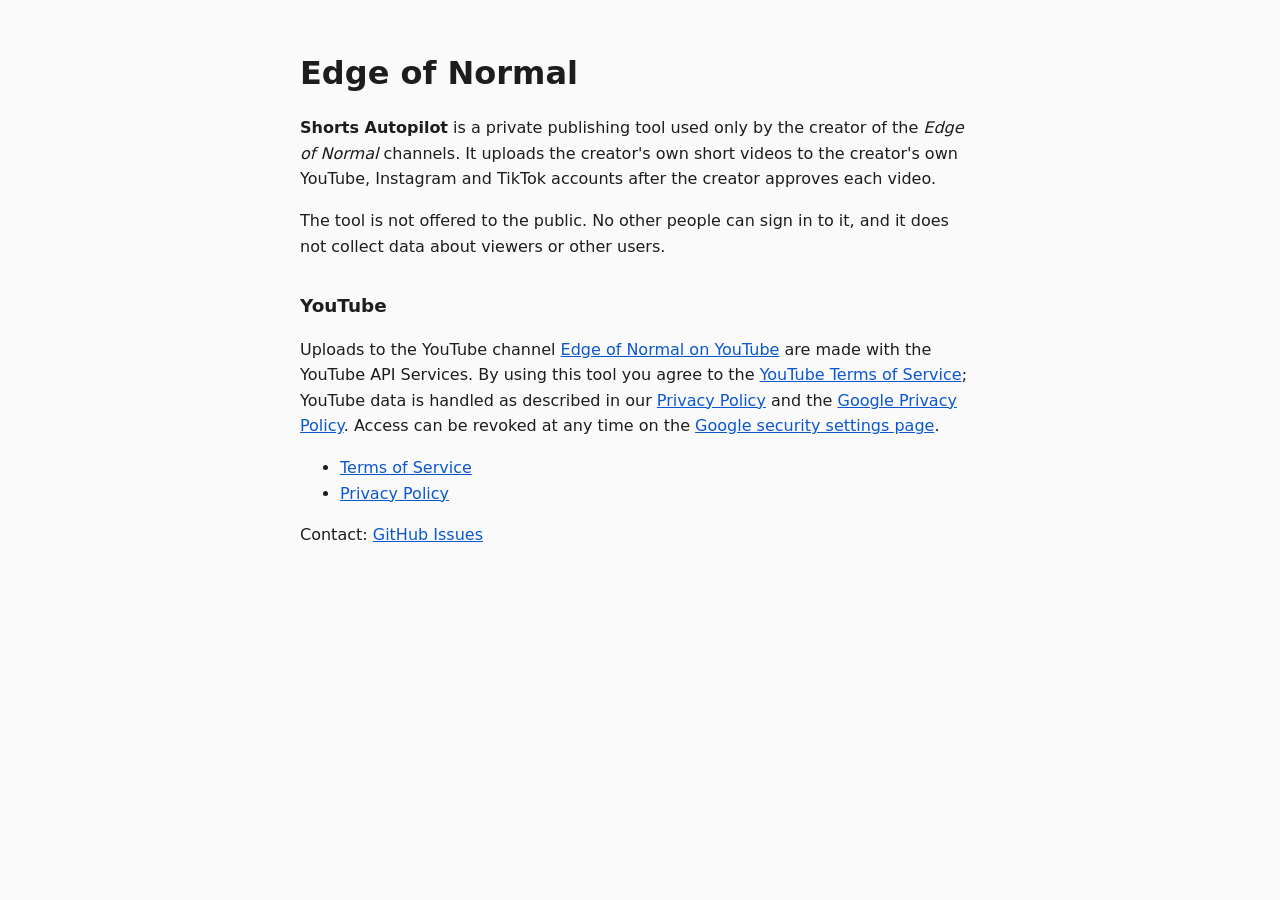
<file: index.html>
<!doctype html>
<html lang="en">
<head>
<meta charset="utf-8">
<meta name="viewport" content="width=device-width, initial-scale=1">
<title>Edge of Normal – Shorts Autopilot</title>
<link rel="stylesheet" href="style.css">
</head>
<body>
<main>
  <h1>Edge of Normal</h1>
  <p><strong>Shorts Autopilot</strong> is a private publishing tool used only by the creator of the
  <em>Edge of Normal</em> channels. It uploads the creator's own short videos to the creator's own
  YouTube, Instagram and TikTok accounts after the creator approves each video.</p>
  <p>The tool is not offered to the public. No other people can sign in to it, and it does not collect
  data about viewers or other users.</p>
  <h2>YouTube</h2>
  <p>Uploads to the YouTube channel <a href="https://www.youtube.com/@edgeofnormal">Edge of Normal on YouTube</a>
  are made with the YouTube API Services. By using this tool you agree to the
  <a href="https://www.youtube.com/t/terms">YouTube Terms of Service</a>; YouTube data is handled as described in our
  <a href="privacy.html">Privacy Policy</a> and the <a href="https://policies.google.com/privacy">Google Privacy Policy</a>.
  Access can be revoked at any time on the
  <a href="https://security.google.com/settings/security/permissions">Google security settings page</a>.</p>
  <ul>
    <li><a href="terms.html">Terms of Service</a></li>
    <li><a href="privacy.html">Privacy Policy</a></li>
  </ul>
  <p>Contact: <a href="https://github.com/AdminInsider/edgeofnormal/issues">GitHub Issues</a></p>
</main>
</body>
</html>
</file>
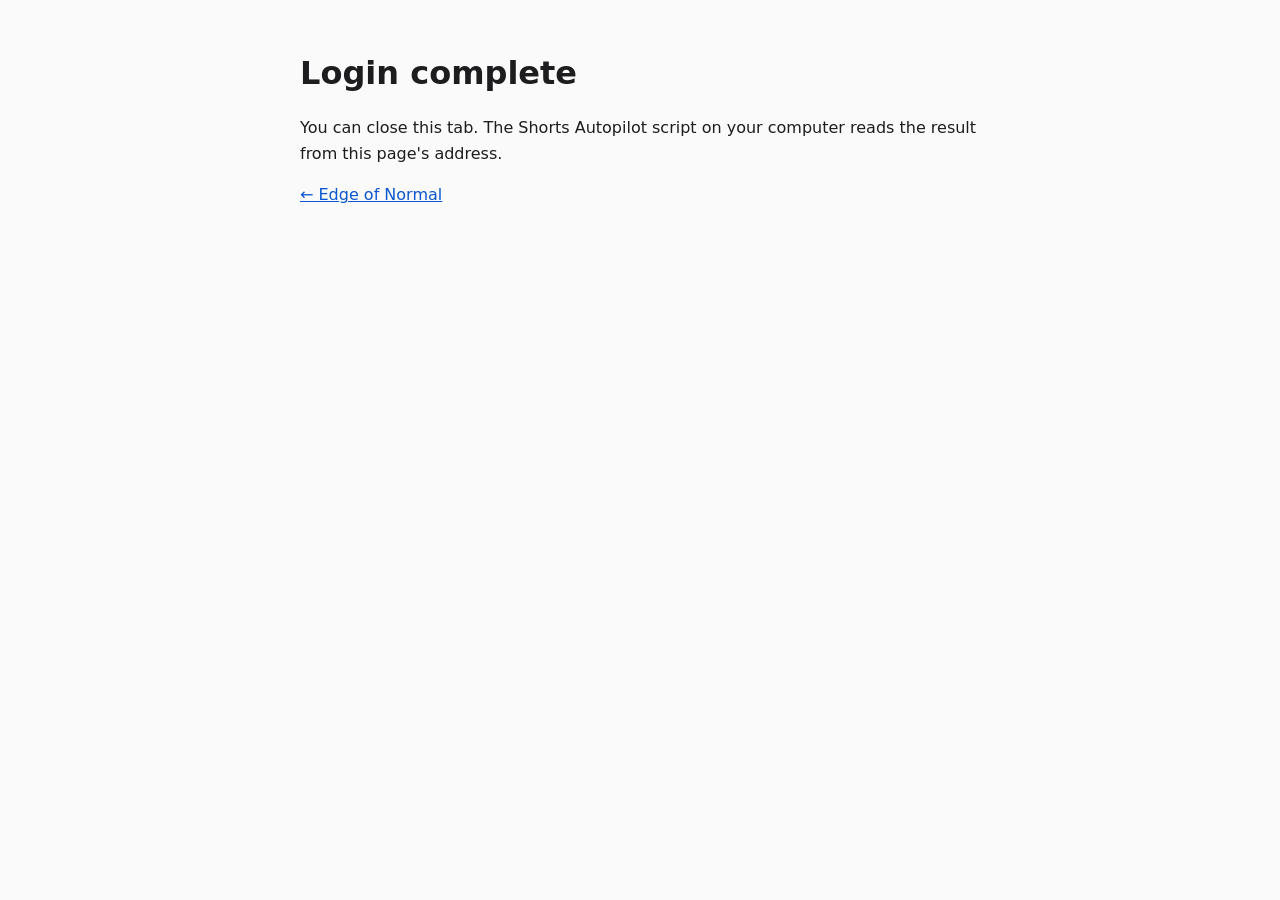
<file: callback.html>
<!doctype html>
<html lang="en">
<head>
<meta charset="utf-8">
<meta name="viewport" content="width=device-width, initial-scale=1">
<meta name="robots" content="noindex">
<title>Login complete – Shorts Autopilot</title>
<link rel="stylesheet" href="style.css">
</head>
<body>
<main>
  <h1>Login complete</h1>
  <p id="msg">You can close this tab. The Shorts Autopilot script on your computer reads the result from this page's address.</p>
  <p><a href="index.html">← Edge of Normal</a></p>
</main>
<script>
  // Nothing is sent anywhere: the authorization code stays in this tab's address bar.
  var p = new URLSearchParams(location.search);
  if (p.get("error")) document.getElementById("msg").textContent = "Login was cancelled or failed: " + p.get("error");
</script>
</body>
</html>
</file>
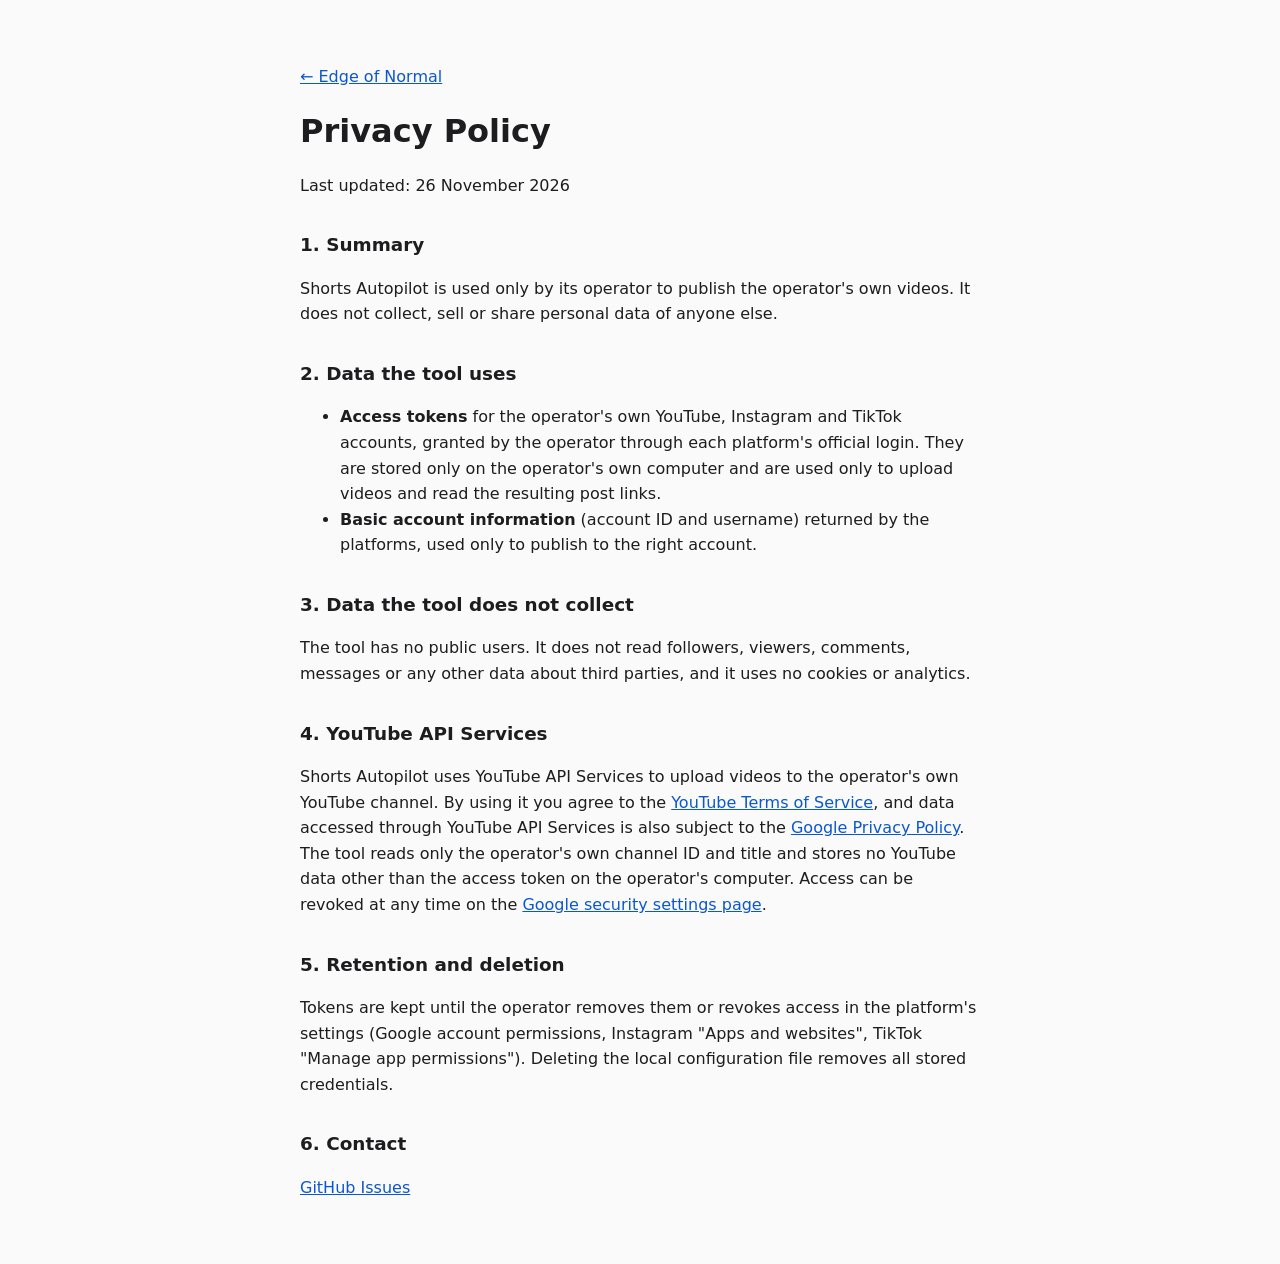
<file: privacy.html>
<!doctype html>
<html lang="en">
<head>
<meta charset="utf-8">
<meta name="viewport" content="width=device-width, initial-scale=1">
<title>Privacy Policy – Shorts Autopilot</title>
<link rel="stylesheet" href="style.css">
</head>
<body>
<main>
  <p><a href="index.html">← Edge of Normal</a></p>
  <h1>Privacy Policy</h1>
  <p>Last updated: 26 November 2026</p>
  <h2>1. Summary</h2>
  <p>Shorts Autopilot is used only by its operator to publish the operator's own videos. It does not collect,
  sell or share personal data of anyone else.</p>
  <h2>2. Data the tool uses</h2>
  <ul>
    <li><strong>Access tokens</strong> for the operator's own YouTube, Instagram and TikTok accounts, granted by the
    operator through each platform's official login. They are stored only on the operator's own computer and are used
    only to upload videos and read the resulting post links.</li>
    <li><strong>Basic account information</strong> (account ID and username) returned by the platforms, used only to
    publish to the right account.</li>
  </ul>
  <h2>3. Data the tool does not collect</h2>
  <p>The tool has no public users. It does not read followers, viewers, comments, messages or any other data
  about third parties, and it uses no cookies or analytics.</p>
  <h2>4. YouTube API Services</h2>
  <p>Shorts Autopilot uses YouTube API Services to upload videos to the operator's own YouTube channel.
  By using it you agree to the <a href="https://www.youtube.com/t/terms">YouTube Terms of Service</a>, and
  data accessed through YouTube API Services is also subject to the
  <a href="https://policies.google.com/privacy">Google Privacy Policy</a>. The tool reads only the operator's own
  channel ID and title and stores no YouTube data other than the access token on the operator's computer.
  Access can be revoked at any time on the
  <a href="https://security.google.com/settings/security/permissions">Google security settings page</a>.</p>
  <h2>5. Retention and deletion</h2>
  <p>Tokens are kept until the operator removes them or revokes access in the platform's settings
  (Google account permissions, Instagram "Apps and websites", TikTok "Manage app permissions").
  Deleting the local configuration file removes all stored credentials.</p>
  <h2>6. Contact</h2>
  <p><a href="https://github.com/AdminInsider/edgeofnormal/issues">GitHub Issues</a></p>
</main>
</body>
</html>
</file>
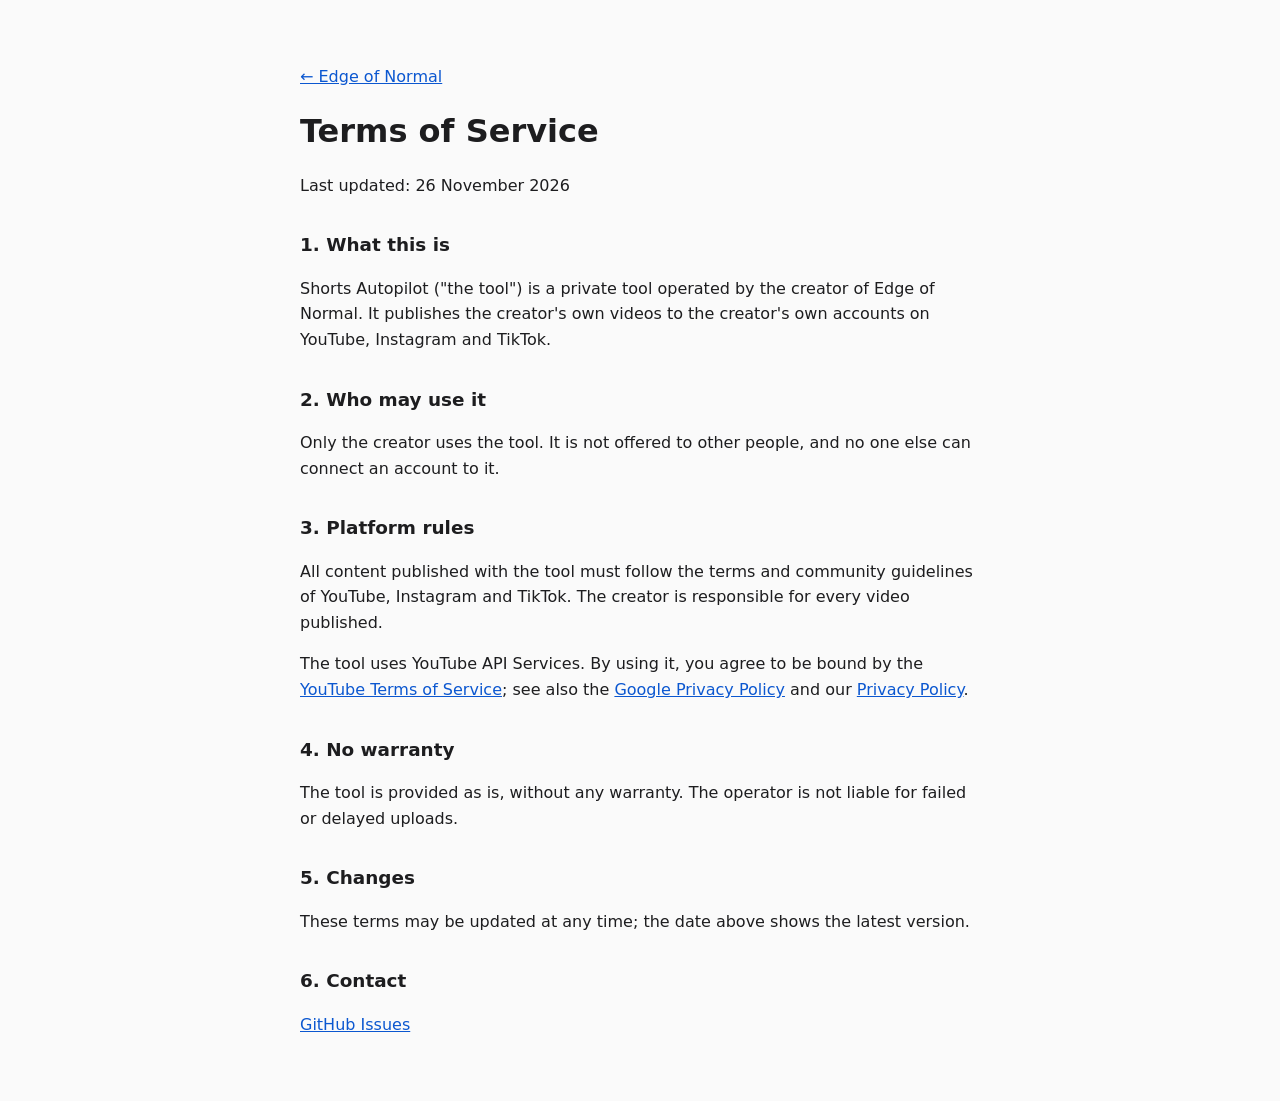
<file: terms.html>
<!doctype html>
<html lang="en">
<head>
<meta charset="utf-8">
<meta name="viewport" content="width=device-width, initial-scale=1">
<title>Terms of Service – Shorts Autopilot</title>
<link rel="stylesheet" href="style.css">
</head>
<body>
<main>
  <p><a href="index.html">← Edge of Normal</a></p>
  <h1>Terms of Service</h1>
  <p>Last updated: 26 November 2026</p>
  <h2>1. What this is</h2>
  <p>Shorts Autopilot ("the tool") is a private tool operated by the creator of Edge of Normal. It publishes
  the creator's own videos to the creator's own accounts on YouTube, Instagram and TikTok.</p>
  <h2>2. Who may use it</h2>
  <p>Only the creator uses the tool. It is not offered to other people, and no one else can connect an account to it.</p>
  <h2>3. Platform rules</h2>
  <p>All content published with the tool must follow the terms and community guidelines of YouTube, Instagram
  and TikTok. The creator is responsible for every video published.</p>
  <p>The tool uses YouTube API Services. By using it, you agree to be bound by the
  <a href="https://www.youtube.com/t/terms">YouTube Terms of Service</a>; see also the
  <a href="https://policies.google.com/privacy">Google Privacy Policy</a> and our
  <a href="privacy.html">Privacy Policy</a>.</p>
  <h2>4. No warranty</h2>
  <p>The tool is provided as is, without any warranty. The operator is not liable for failed or delayed uploads.</p>
  <h2>5. Changes</h2>
  <p>These terms may be updated at any time; the date above shows the latest version.</p>
  <h2>6. Contact</h2>
  <p><a href="https://github.com/AdminInsider/edgeofnormal/issues">GitHub Issues</a></p>
</main>
</body>
</html>
</file>
<file: style.css>
body { margin: 0; font: 16px/1.6 system-ui, -apple-system, "Segoe UI", sans-serif; color: #1d1d1f; background: #fafafa; }
main { max-width: 680px; margin: 0 auto; padding: 48px 24px; }
h1 { font-size: 2rem; margin: 0 0 16px; }
h2 { font-size: 1.15rem; margin: 32px 0 8px; }
a { color: #0b57d0; }
@media (prefers-color-scheme: dark) { body { background: #111; color: #eee; } a { color: #8ab4f8; } }
</file>
